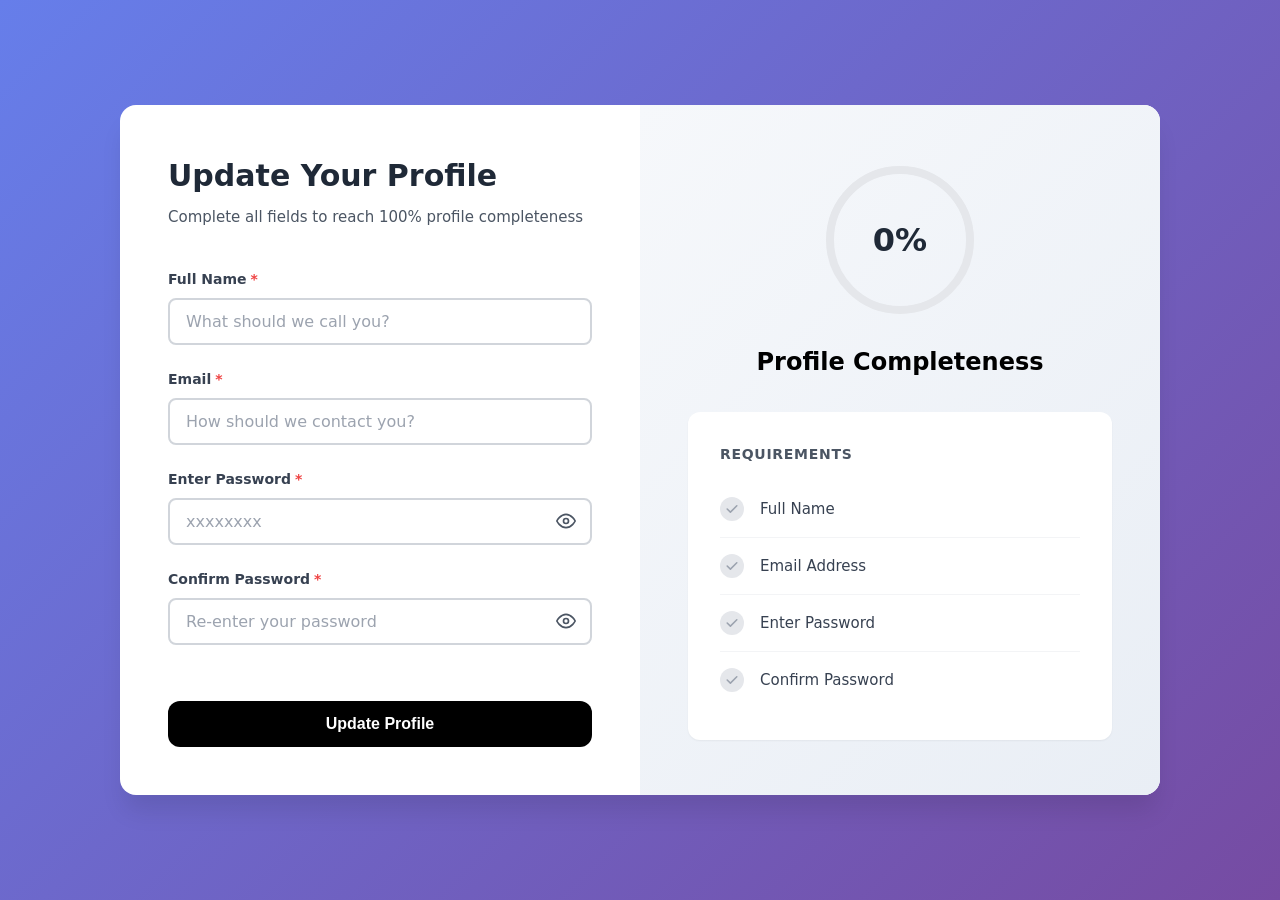
<file: accessible-form/index.html>
<!DOCTYPE html>
<html lang="en">
<head>
    <meta charset="UTF-8">
    <meta name="viewport" content="width=device-width, initial-scale=1.0">
    <title>Accessible Profile Form</title>
    <link rel="stylesheet" href="./styles.css">
</head>
<body>
    <main class="form-container">
        <div class="form-wrapper">
            <section class="form-section">
                <div class="form-header">
                    <h1 class="form-title">Update Your Profile</h1>
                    <p class="form-subtitle">Complete all fields to reach 100% profile completeness</p>
                </div>

                <form id="profileForm">
                    <!--Full Name-->
                    <div class="form-group">
                        <label for="fullName" class="form-label form-label--required">Full Name</label>
                        <div class="input-wrapper">
                            <input 
                                type="text"
                                id="fullName"
                                name="fullName"
                                class="form-input"
                                placeholder="What should we call you?"
                                aria-required="true"
                                aria-describedby="fullName-error"
                            >
                        </div>
                        <div id="fullName-error" class="error-message" role="alert" aria-live="polite">
                            <svg class="error-icon" viewBox="0 0 20 20" fill="currentColor">
                                <path fill-rule="evenodd" d="M10 18a8 8 0 100-16 8 8 0 000 16zM8.707 7.293a1 1 0 00-1.414 1.414L8.586 10l-1.293 1.293a1 1 0 101.414 1.414L10 11.414l1.293 1.293a1 1 0 001.414-1.414L11.414 10l1.293-1.293a1 1 0 00-1.414-1.414L10 8.586 8.707 7.293z" clip-rule="evenodd"/>
                            </svg>
                            <span>Please enter you full name</span>
                        </div>
                    </div>

                    <!--Email-->
                    <div class="form-group">
                        <label for="email" class="form-label form-label--required">Email</label>
                        <div class="input-wrapper">
                            <input 
                                type="email"
                                name="email" 
                                id="email"
                                class="form-input"
                                placeholder="How should we contact you?"
                                aria-required="true"
                                aria-describedby="email-error"
                            >
                        </div>
                        <div id="email-error" class="error-message" role="alert" aria-live="polite">
                            <svg class="error-icon" viewBox="0 0 20 20" fill="currentColor">
                                <path fill-rule="evenodd" d="M10 18a8 8 0 100-16 8 8 0 000 16zM8.707 7.293a1 1 0 00-1.414 1.414L8.586 10l-1.293 1.293a1 1 0 101.414 1.414L10 11.414l1.293 1.293a1 1 0 001.414-1.414L11.414 10l1.293-1.293a1 1 0 00-1.414-1.414L10 8.586 8.707 7.293z" clip-rule="evenodd"/>
                            </svg>
                            <span>Please enter a valid email address</span>
                        </div>
                    </div>

                    <!--Password-->
                    <div class="form-group">
                        <label for="password" class="form-label form-label--required">Enter Password</label>
                        <div class="password-wrapper">
                            <input 
                                type="password"
                                id="password"
                                name="password"
                                class="form-input"
                                placeholder="xxxxxxxx"
                                aria-required="true"
                                aria-describedby="password-error password-toggle"    
                            >
                            <button 
                                type="button"
                                id="password-toggle"
                                class="password-toggle"
                                aria-label="Show password"
                                data-target="password"
                            >
                                <svg class="eye-icon" xmlns="http://www.w3.org/2000/svg" viewBox="0 0 24 24" fill="none" stroke="currentColor" stroke-width="2">
                                    <path d="M1 12s4-8 11-8 11 8 11 8-4 8-11 8-11-8-11-8z"></path>
                                    <circle cx="12" cy="12" r="3"></circle>
                                </svg>
                            </button>
                        </div>
                        <div id="password-error" class="error-message" role="alert" aria-live="polite">
                            <svg class="error-icon" viewBox="0 0 20 20" fill="currentColor">
                                <path fill-rule="evenodd" d="M10 18a8 8 0 100-16 8 8 0 000 16zM8.707 7.293a1 1 0 00-1.414 1.414L8.586 10l-1.293 1.293a1 1 0 101.414 1.414L10 11.414l1.293 1.293a1 1 0 001.414-1.414L11.414 10l1.293-1.293a1 1 0 00-1.414-1.414L10 8.586 8.707 7.293z" clip-rule="evenodd"/>
                            </svg>
                            <span>Password must be at least 8 characters</span>
                        </div>
                    </div>

                    <!--Confirm Password-->
                    <div class="form-group">
                        <label for="confirmPassword" class="form-label form-label--required">Confirm Password</label>
                        <div class="password-wrapper">
                            <input 
                                type="password"
                                id="confirmPassword"
                                name="confirmPassword"
                                class="form-input"
                                placeholder="Re-enter your password"
                                aria-required="true"
                                aria-describedby="confirmPassword-error"
                            >
                            <button
                                type="button"
                                class="password-toggle"
                                aria-label="Show password"
                                data-target="confirmPassword"
                            >
                                <svg class="eye-icon" xmlns="http://www.w3.org/2000/svg" viewBox="0 0 24 24" fill="none" stroke="currentColor" stroke-width="2">
                                    <path d="M1 12s4-8 11-8 11 8 11 8-4 8-11 8-11-8-11-8z"></path>
                                    <circle cx="12" cy="12" r="3"></circle>
                                </svg>
                            </button>
                        </div>
                            <div id="confirmPassword-error" class="error-message" role="alert" aria-live="polite">
                                <svg class="error-icon" viewBox="0 0 20 20" fill="currentColor">
                                    <path fill-rule="evenodd" d="M10 18a8 8 0 100-16 8 8 0 000 16zM8.707 7.293a1 1 0 00-1.414 1.414L8.586 10l-1.293 1.293a1 1 0 101.414 1.414L10 11.414l1.293 1.293a1 1 0 001.414-1.414L11.414 10l1.293-1.293a1 1 0 00-1.414-1.414L10 8.586 8.707 7.293z" clip-rule="evenodd"/>
                                </svg>
                                <span>Passwords do not match</span>
                            </div>
                    </div>

                    <button type="submit" class="submit-button">Update Profile</button>
                </form>
            </section>

            <!--RIGHT SIDE: Progress-->
            <aside class="progress-section" aria-label="Profile completion status">
                <div class="progress-circle-wrapper">
                    <div class="progress-circle" role="img" aria-label="Profile completeness: 0%">
                        <svg width="160" height="160" viewBox="0 0 160 160">
                            <circle class="progress-circle-bg" cx="80" cy="80" r="70"></circle>
                            <circle 
                                class="progress-circle-fill" 
                                cx="80" 
                                cy="80" 
                                r="70"
                                stroke-dasharray="439.8"
                                stroke-dashoffset="439.8"
                                id="progressCircle"
                            ></circle>
                        </svg>
                        <div class="progress-text" id="progressText" aria-live="polite">0%</div>
                    </div>
                    <h2 class="progress-label">Profile Completeness</h2>
                </div>
                
                <!--Checklist-->
                <div class="checklist">
                    <h3 class="checklist-title">Requirements</h3>
                    <ul class="checklist-items" role="list">
                        <li class="checklist-item" id="check-fullName">
                            <div class="checklist-icon checklist-icon--incomplete">
                                <svg xmlns="http://www.w3.org/2000/svg" viewBox="0 0 20 20" fill="currentColor">
                                    <path fill-rule="evenodd" d="M16.707 5.293a1 1 0 010 1.414l-8 8a1 1 0 01-1.414 0l-4-4a1 1 0 011.414-1.414L8 12.586l7.293-7.293a1 1 0 011.414 0z" clip-rule="evenodd"/>
                                </svg>
                            </div>
                            <span class="checklist-text">Full Name</span>
                        </li>
                        <li class="checklist-item" id="check-email">
                            <div class="checklist-icon checklist-icon--incomplete">
                                <svg xmlns="http://www.w3.org/2000/svg" viewBox="0 0 20 20" fill="currentColor">
                                    <path fill-rule="evenodd" d="M16.707 5.293a1 1 0 010 1.414l-8 8a1 1 0 01-1.414 0l-4-4a1 1 0 011.414-1.414L8 12.586l7.293-7.293a1 1 0 011.414 0z" clip-rule="evenodd"/>
                                </svg>
                            </div>
                            <span class="checklist-text">Email Address</span>
                        </li>
                        <li class="checklist-item" id="check-password">
                            <div class="checklist-icon checklist-icon--incomplete">
                                <svg xmlns="http://www.w3.org/2000/svg" viewBox="0 0 20 20" fill="currentColor">
                                    <path fill-rule="evenodd" d="M16.707 5.293a1 1 0 010 1.414l-8 8a1 1 0 01-1.414 0l-4-4a1 1 0 011.414-1.414L8 12.586l7.293-7.293a1 1 0 011.414 0z" clip-rule="evenodd"/>
                                </svg>
                            </div>
                            <span class="checklist-text">Enter Password</span>
                        </li>
                        <li class="checklist-item" id="check-confirmPassword">
                            <div class="checklist-icon checklist-icon--incomplete">
                                <svg xmlns="http://www.w3.org/2000/svg" viewBox="0 0 20 20" fill="currentColor">
                                    <path fill-rule="evenodd" d="M16.707 5.293a1 1 0 010 1.414l-8 8a1 1 0 01-1.414 0l-4-4a1 1 0 011.414-1.414L8 12.586l7.293-7.293a1 1 0 011.414 0z" clip-rule="evenodd"/>
                                </svg>
                            </div>
                            <span class="checklist-text">Confirm Password</span>
                        </li>
                    </ul>
                </div>
            </aside>
        </div>
    </main>
    <script src="./script.js"></script>
</body>
</html>
</file>
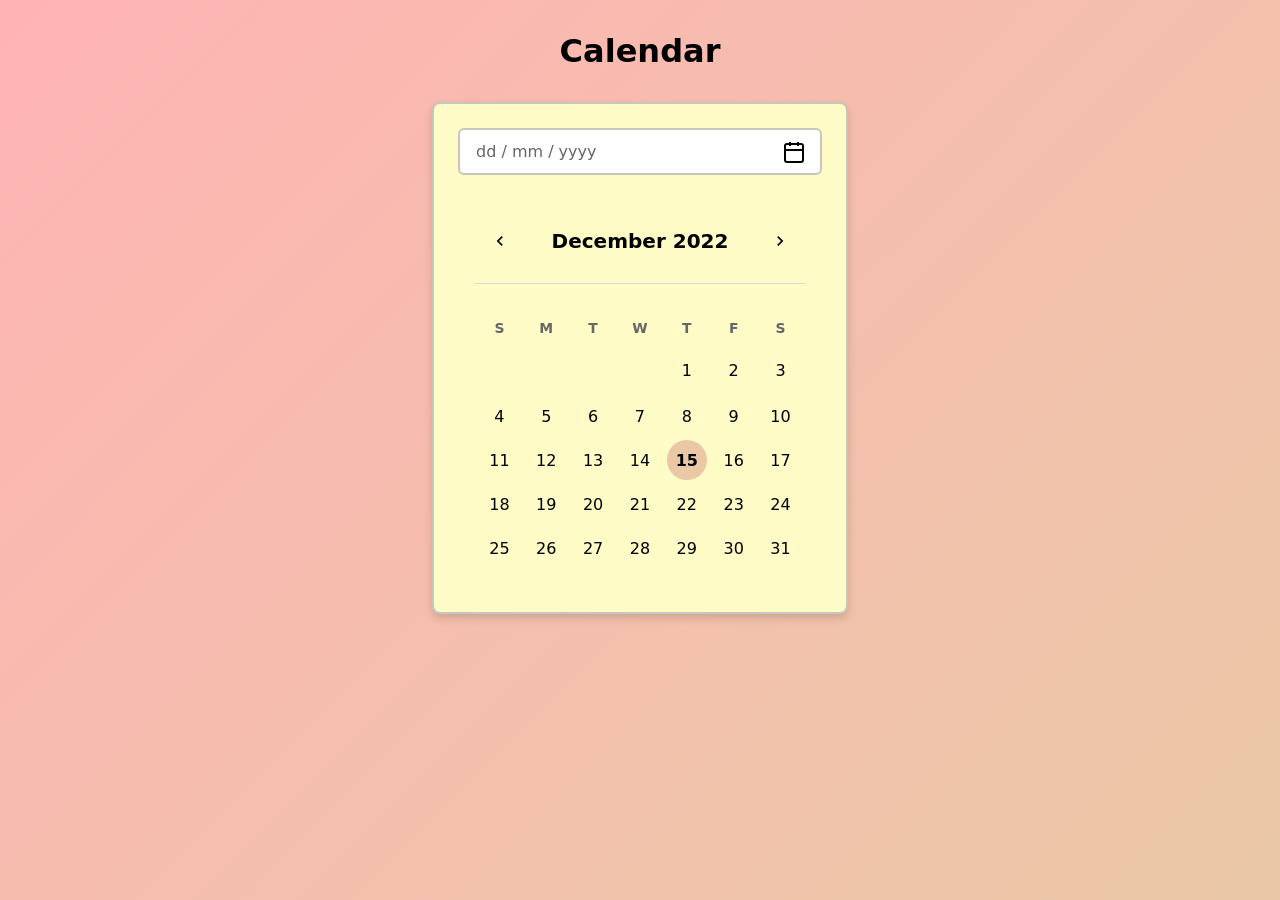
<file: calendar/index.html>
<!DOCTYPE html>
<html lang="en">
<head>
    <meta charset="UTF-8">
    <meta name="viewport" content="width=device-width, initial-scale=1.0">
    <title>Calendar</title>
    <link rel="stylesheet" href="./styles.css">
</head>
<body>
    <header class="page-header">
        <h1 class="page-title">Calendar</h1>
    </header>
    <main class="calendar-container">
        <div class="date-input-wrapper">
            <label for="date-input" class="visually-hidden">Select date</label>
            <input type="text"
            id="date-input"
            class="date-input"
            placeholder="dd / mm / yyyy"
            readonly
            aria-label="Selected date"
            >
            <button type="button" class="calendar-icon-btn">
                <svg class="calendar-icon" viewBox="0 0 24 24" fill="none" stroke="currentColor" stroke-width="2">
                    <rect x="3" y="4" width="18" height="18" rx="2" ry="2"></rect>
                    <line x1="16" y1="2" x2="16" y2="6"></line>
                    <line x1="8" y1="2" x2="8" y2="6"></line>
                    <line x1="3" y1="10" x2="21" y2="10"></line>
                </svg>
            </button>
        </div>

        <div class="calendar-picker" role="application" aria-label="Calendar date picker">
            <div class="calendar-header">
                <button type="button" class="nav-btn nav-btn--prev" aria-label="Previous month">
                    <svg class="nav-icon" viewBox="0 0 24 24" fill="currentColor">
                        <path d="M15.41 7.41L14 6l-6 6 6 6 1.41-1.41L10.83 12z"/>
                    </svg>
                </button>
                <h2 class="current-month">December 2022</h2>
                <button type="button" class="nav-btn nav-btn--next" aria-label="Next month">
                    <svg class="nav-icon" viewBox="0 0 24 24" fill="currentColor">
                        <path d="M10 6L8.59 7.41 13.17 12l-4.58 4.59L10 18l6-6z"/>
                    </svg>
                </button>
            </div>
            <table class="calendar-table" role="grid">
                <thead>
                    <tr>
                        <th scope="col" abbr="Sunday">S</th>
                        <th scope="col" abbr="Monday">M</th>
                        <th scope="col" abbr="Tuesday">T</th>
                        <th scope="col" abbr="Wednesday">W</th>
                        <th scope="col" abbr="Thursday">T</th>
                        <th scope="col" abbr="Friday">F</th>
                        <th scope="col" abbr="Saturday">S</th>
                    </tr>
                </thead>
                <tbody>
                    <tr>
                        <td><button class="day-cell day-cell--empty" disabled aria-hidden="true"></button></td>
                        <td><button class="day-cell day-cell--empty" disabled aria-hidden="true"></button></td>
                        <td><button class="day-cell day-cell--empty" disabled aria-hidden="true"></button></td>
                        <td><button class="day-cell day-cell--empty" disabled aria-hidden="true"></button></td>
                        <td><button type="button" class="day-cell" aria-label="December 1, 2022">1</button></td>
                        <td><button type="button" class="day-cell" aria-label="December 2, 2022">2</button></td>
                        <td><button type="button" class="day-cell" aria-label="December 3, 2022">3</button></td>
                    </tr>
                    <tr>
                        <td><button type="button" class="day-cell" aria-label="December 4, 2022">4</button></td>
                        <td><button type="button" class="day-cell" aria-label="December 5, 2022">5</button></td>
                        <td><button type="button" class="day-cell" aria-label="December 6, 2022">6</button></td>
                        <td><button type="button" class="day-cell" aria-label="December 7, 2022">7</button></td>
                        <td><button type="button" class="day-cell" aria-label="December 8, 2022">8</button></td>
                        <td><button type="button" class="day-cell" aria-label="December 9, 2022">9</button></td>
                        <td><button type="button" class="day-cell" aria-label="December 10, 2022">10</button></td>
                    </tr>
                    <tr>
                        <td><button type="button" class="day-cell" aria-label="December 11, 2022">11</button></td>
                        <td><button type="button" class="day-cell" aria-label="December 12, 2022">12</button></td>
                        <td><button type="button" class="day-cell" aria-label="December 13, 2022">13</button></td>
                        <td><button type="button" class="day-cell" aria-label="December 14, 2022">14</button></td>
                        <td><button type="button" class="day-cell day-cell--today" aria-label="December 15, 2022 (Today)">15</button></td>
                        <td><button type="button" class="day-cell" aria-label="December 16, 2022">16</button></td>
                        <td><button type="button" class="day-cell" aria-label="December 17, 2022">17</button></td>
                    </tr>
                    <tr>
                        <td><button type="button" class="day-cell" aria-label="December 18, 2022">18</button></td>
                        <td><button type="button" class="day-cell" aria-label="December 19, 2022">19</button></td>
                        <td><button type="button" class="day-cell" aria-label="December 20, 2022">20</button></td>
                        <td><button type="button" class="day-cell" aria-label="December 21, 2022">21</button></td>
                        <td><button type="button" class="day-cell" aria-label="December 22, 2022">22</button></td>
                        <td><button type="button" class="day-cell" aria-label="December 23, 2022">23</button></td>
                        <td><button type="button" class="day-cell" aria-label="December 24, 2022">24</button></td>
                    </tr>
                    <tr>
                        <td><button type="button" class="day-cell" aria-label="December 25, 2022">25</button></td>
                        <td><button type="button" class="day-cell" aria-label="December 26, 2022">26</button></td>
                        <td><button type="button" class="day-cell" aria-label="December 27, 2022">27</button></td>
                        <td><button type="button" class="day-cell" aria-label="December 28, 2022">28</button></td>
                        <td><button type="button" class="day-cell" aria-label="December 29, 2022">29</button></td>
                        <td><button type="button" class="day-cell" aria-label="December 30, 2022">30</button></td>
                        <td><button type="button" class="day-cell" aria-label="December 31, 2022">31</button></td>
                    </tr>
                </tbody>
            </table>
        </div>
    </main>
</body>
</html>
</file>
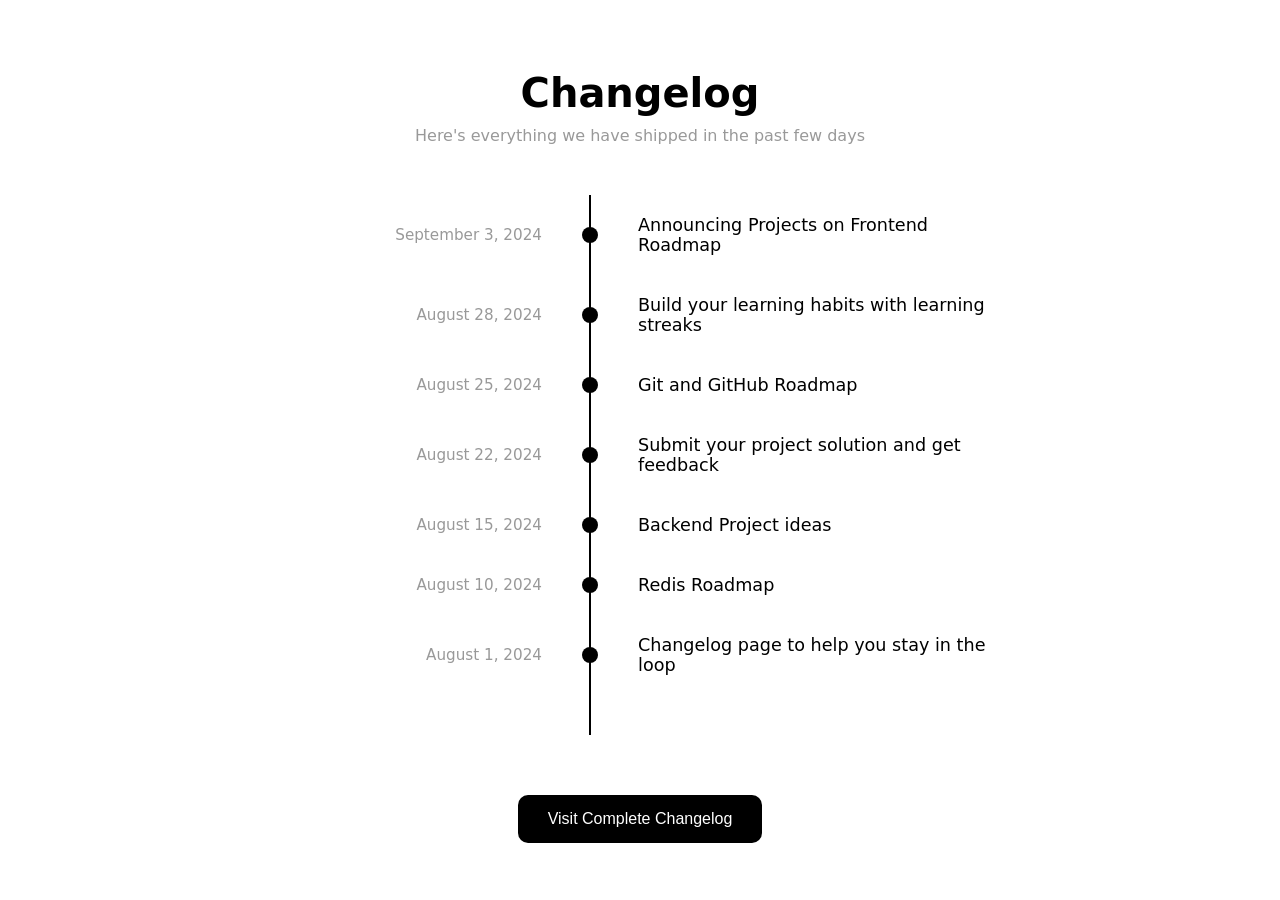
<file: changelog-component/index.html>
<!DOCTYPE html>
<html lang="en">
<head>
    <meta charset="UTF-8">
    <meta name="viewport" content="width=device-width, initial-scale=1.0">
    <title>Changelog Component</title>
    <link rel="stylesheet" href="styles.css">
</head>
<body>
    <header>
        <h1>Changelog</h1>
        <p>Here's everything we have shipped in the past few days</p>
    </header>

    <main>
        <ul class="timeline">
            <li class="timeline-item">
                <time class="date"></time>
                <div class="dot"></div>
                <p class="content"></p>
            </li>
            <li class="timeline-item">
                <time datetime="2024-09-03" class="date">September 3, 2024</time>
                <div class="dot"></div>
                <p class="content">Announcing Projects on Frontend Roadmap</p>
            </li>
            <li class="timeline-item">
                <time datetime="2024-08-28" class="date">August 28, 2024</time>
                <div class="dot"></div>
                <p class="content">Build your learning habits with learning streaks</p>
            </li>
            <li class="timeline-item">
                <time datetime="2024-08-25" class="date">August 25, 2024</time>
                <div class="dot"></div>
                <p class="content">Git and GitHub Roadmap</p>
            </li>
            <li class="timeline-item">
                <time datetime="2024-08-22" class="date">August 22, 2024</time>
                <div class="dot"></div>
                <p class="content">Submit your project solution and get feedback</p>
            </li>
            <li class="timeline-item">
                <time datetime="2024-08-15" class="date">August 15, 2024</time>
                <div class="dot"></div>
                <p class="content">Backend Project ideas</p>
            </li>
            <li class="timeline-item">
                <time datetime="2024-08-10" class="date">August 10, 2024</time>
                <div class="dot"></div>
                <p class="content">Redis Roadmap</p>
            </li>
            <li class="timeline-item">
                <time datetime="2024-08-01" class="date">August 1, 2024</time>
                <div class="dot"></div>
                <p class="content">Changelog page to help you stay in the loop</p>
            </li>
            <li class="timeline-item">
                <time class="date"></time>
                <div class="dot"></div>
                <p class="content"></p>
            </li>
        </ul>
        <section aria-labelledby="button">
            <button>
                Visit Complete Changelog
            </button>
        </section>
    </main>
</body>
</html>
</file>
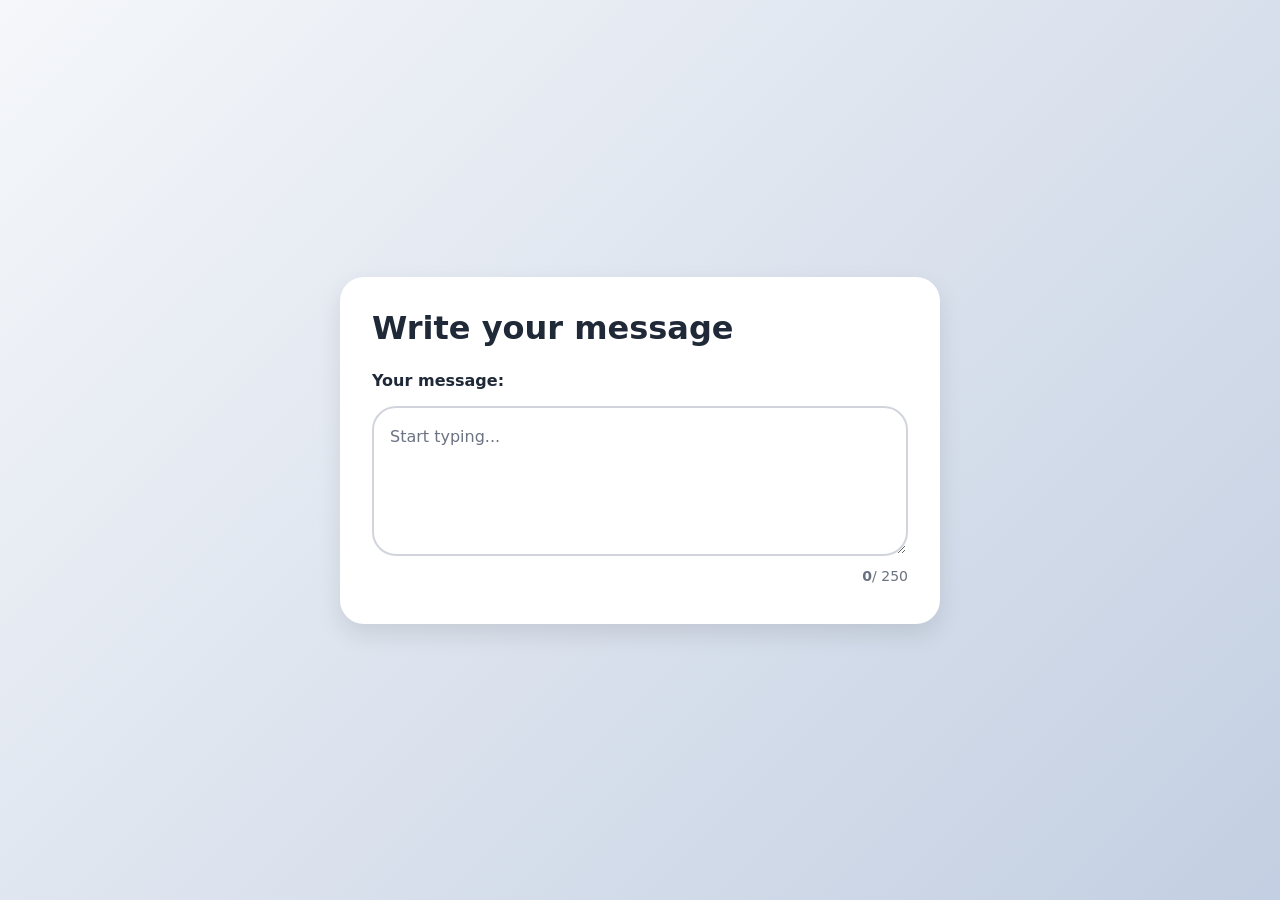
<file: Character-counter/index.html>
<!DOCTYPE html>
<html lang="en">
<head>
    <meta charset="UTF-8">
    <meta name="viewport" content="width=device-width, initial-scale=1.0">
    <title>Reviews</title>
    <link rel="stylesheet" href="./styles.css">
</head>
<body>
    <div class="container">
        <h1 class="page-title">Write your message</h1>

        <div class="form-group">
            <label for="message" class="form-label">Your message:</label>
            <div class="textarea-wrapper">
                <textarea 
                    id="message"
                    class="form-textarea"
                    placeholder="Start typing..."
                    maxlength="250"
                    aria-label="Message textarea"
                    aria-describedby="char-counter help-text"
                    ></textarea>
            </div>
            <div id="char-counter" class="char-counter" aria-live="polite">
                <span class="char-count" id="charCount">0</span>
                <span> / 250</span>
            </div>
            <p id="help-text" class="help-text"></p>
        </div>
    </div>
    <script src="./script.js"></script>
</body>
</html>
</file>
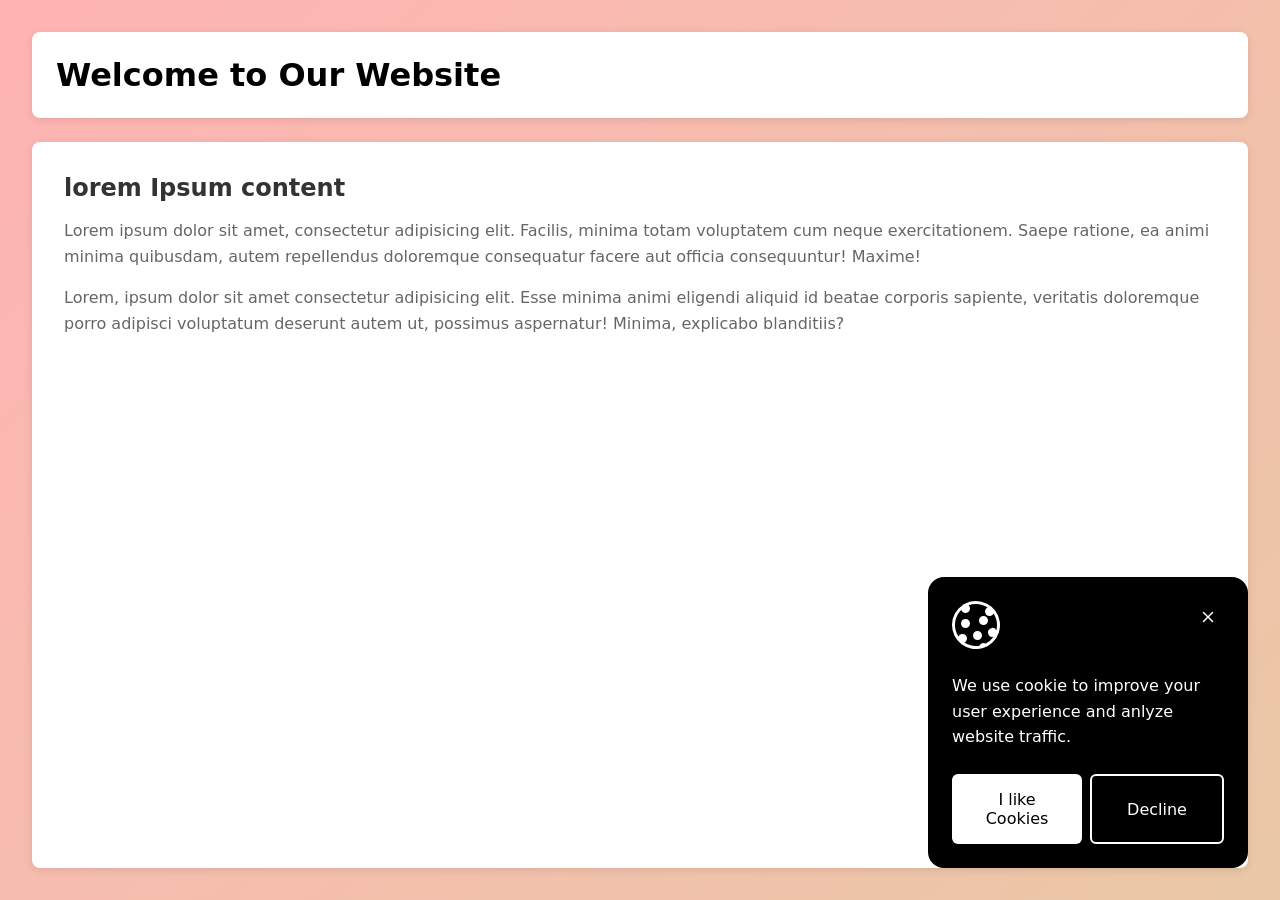
<file: cookie-consent/index.html>
<!DOCTYPE html>
<html lang="en">
<head>
    <meta charset="UTF-8">
    <meta name="viewport" content="width=device-width, initial-scale=1.0">
    <title>Cookie Consent</title>
    <link rel="stylesheet" href="./styles.css">
</head>
<body>
    <div class="demo-header">
        <h1>Welcome to Our Website</h1>
    </div>

    <div class="demo-content">
        <div class="demo-text">
            <h2 style="margin-bottom: 1rem; color: #333;">lorem Ipsum content</h2>
            <p style="color: #666; line-height: 1.6; margin-bottom: 1rem;">Lorem ipsum dolor sit amet, consectetur adipisicing elit. Facilis, minima totam voluptatem cum neque exercitationem. Saepe ratione, ea animi minima quibusdam, autem repellendus doloremque consequatur facere aut officia consequuntur! Maxime!</p>
            <p style="color: #666; line-height: 1.6;">Lorem, ipsum dolor sit amet consectetur adipisicing elit. Esse minima animi eligendi aliquid id beatae corporis sapiente, veritatis doloremque porro adipisci voluptatum deserunt autem ut, possimus aspernatur! Minima, explicabo blanditiis?</p>
        </div>
    </div>

    <aside class="cookie-consent" id="cookieConsent" role="dialog" aria-label="cookie consent">
        <div class="cookie-consent__header">
            <svg class="cookie-consent__icon" xmlns="http://www.w3.org/2000/svg" fill="currentColor" viewBox="0 0 16 16">
                <path d="M6 7.5a1.5 1.5 0 1 1-3 0 1.5 1.5 0 0 1 3 0m4.5.5a1.5 1.5 0 1 0 0-3 1.5 1.5 0 0 0 0 3m-.5 3.5a1.5 1.5 0 1 1-3 0 1.5 1.5 0 0 1 3 0"/>
                <path d="M8 0a7.96 7.96 0 0 0-4.075 1.114q-.245.102-.437.28A8 8 0 1 0 8 0m3.25 14.201a1.5 1.5 0 0 0-2.13.71A7 7 0 0 1 8 15a6.97 6.97 0 0 1-3.845-1.15 1.5 1.5 0 1 0-2.005-2.005A6.97 6.97 0 0 1 1 8c0-1.953.8-3.719 2.09-4.989a1.5 1.5 0 1 0 2.469-1.574A7 7 0 0 1 8 1c1.42 0 2.742.423 3.845 1.15a1.5 1.5 0 1 0 2.005 2.005A6.97 6.97 0 0 1 15 8c0 .596-.074 1.174-.214 1.727a1.5 1.5 0 1 0-1.025 2.25 7 7 0 0 1-2.51 2.224Z"/>
            </svg>

            <button class="cookie-consent__close" id="closeBtn" aria-label="Close cookie consent">
                <svg xmlns="http://www.w3.org/2000/svg" fill="currentColor" viewBox="0 0 16 16">
                    <path d="M4.646 4.646a.5.5 0 0 1 .708 0L8 7.293l2.646-2.647a.5.5 0 0 1 .708.708L8.707 8l2.647 2.646a.5.5 0 0 1-.708.708L8 8.707l-2.646 2.647a.5.5 0 0 1-.708-.708L7.293 8 4.646 5.354a.5.5 0 0 1 0-.708"/>
                </svg>
            </button>
        </div>

        <div class="cookie-consent__content">
            <p class="cookie-consent__message">
                We use cookie to improve your user experience and anlyze website traffic.
            </p>
        </div>

        <div class="cookie-consent__actions">
            <button class="cookie-consent__button cookie-consent__button--primary" id="acceptBtn">
                I like Cookies
            </button>
            <button class="cookie-consent__button cookie-consent__button--secondary" id="declineBtn">
                Decline
            </button>
        </div>
    </aside>
    <script src="./script.js"></script>
</body>
</html>
</file>
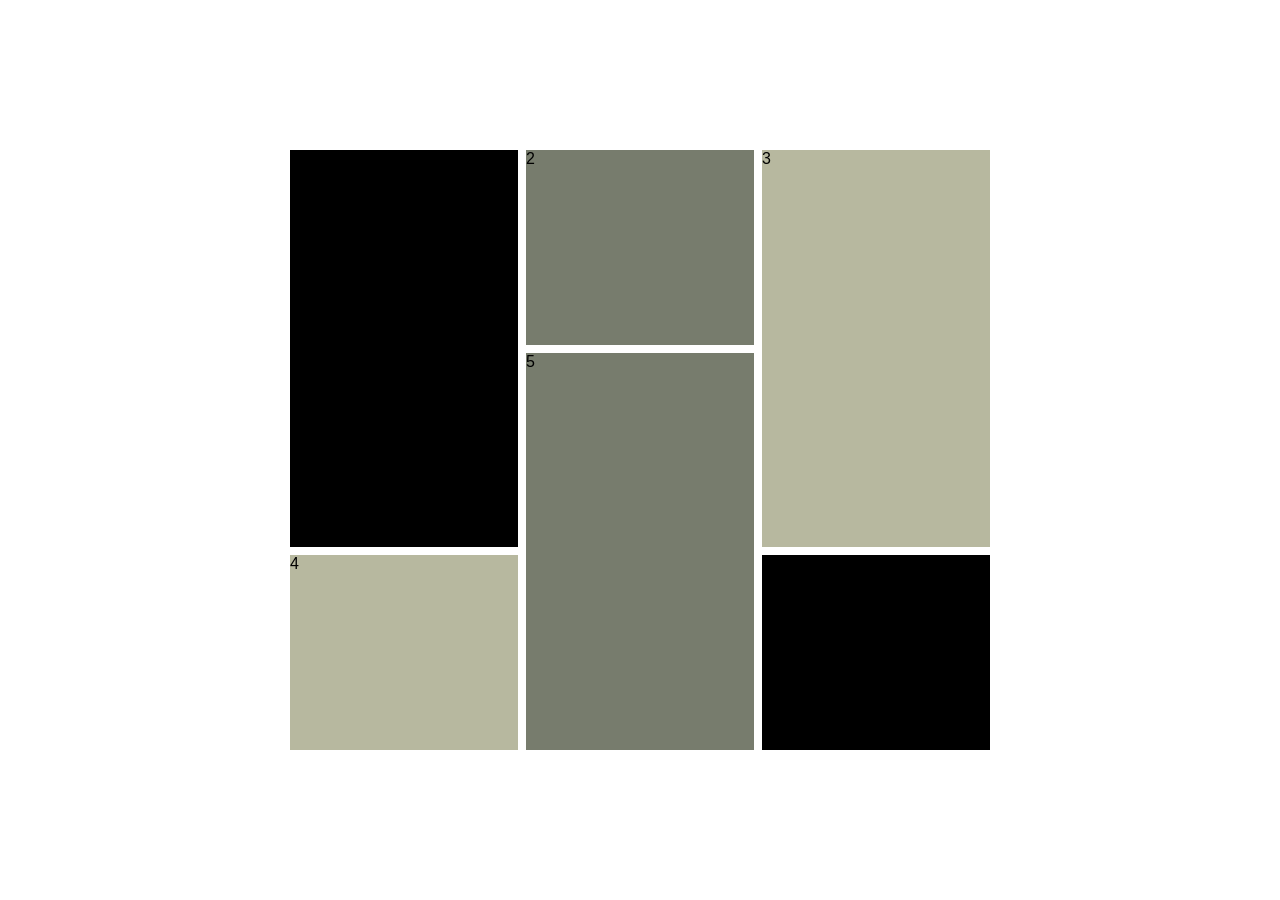
<file: grid-layout/index.html>
<!DOCTYPE html>
<html lang="en">
<head>
    <meta charset="UTF-8">
    <title>Grid Images</title>
    <link rel="stylesheet" href="./styles.css">
</head>
<body>
    <div class="grid-container">
        <div class="grid-item-1">1</div>
        <div class="grid-item-2">2</div>
        <div class="grid-item-3">3</div>
        <div class="grid-item-4">4</div>
        <div class="grid-item-5">5</div>
        <div class="grid-item-6">6</div>
    </div>
</body>
</html>
</file>
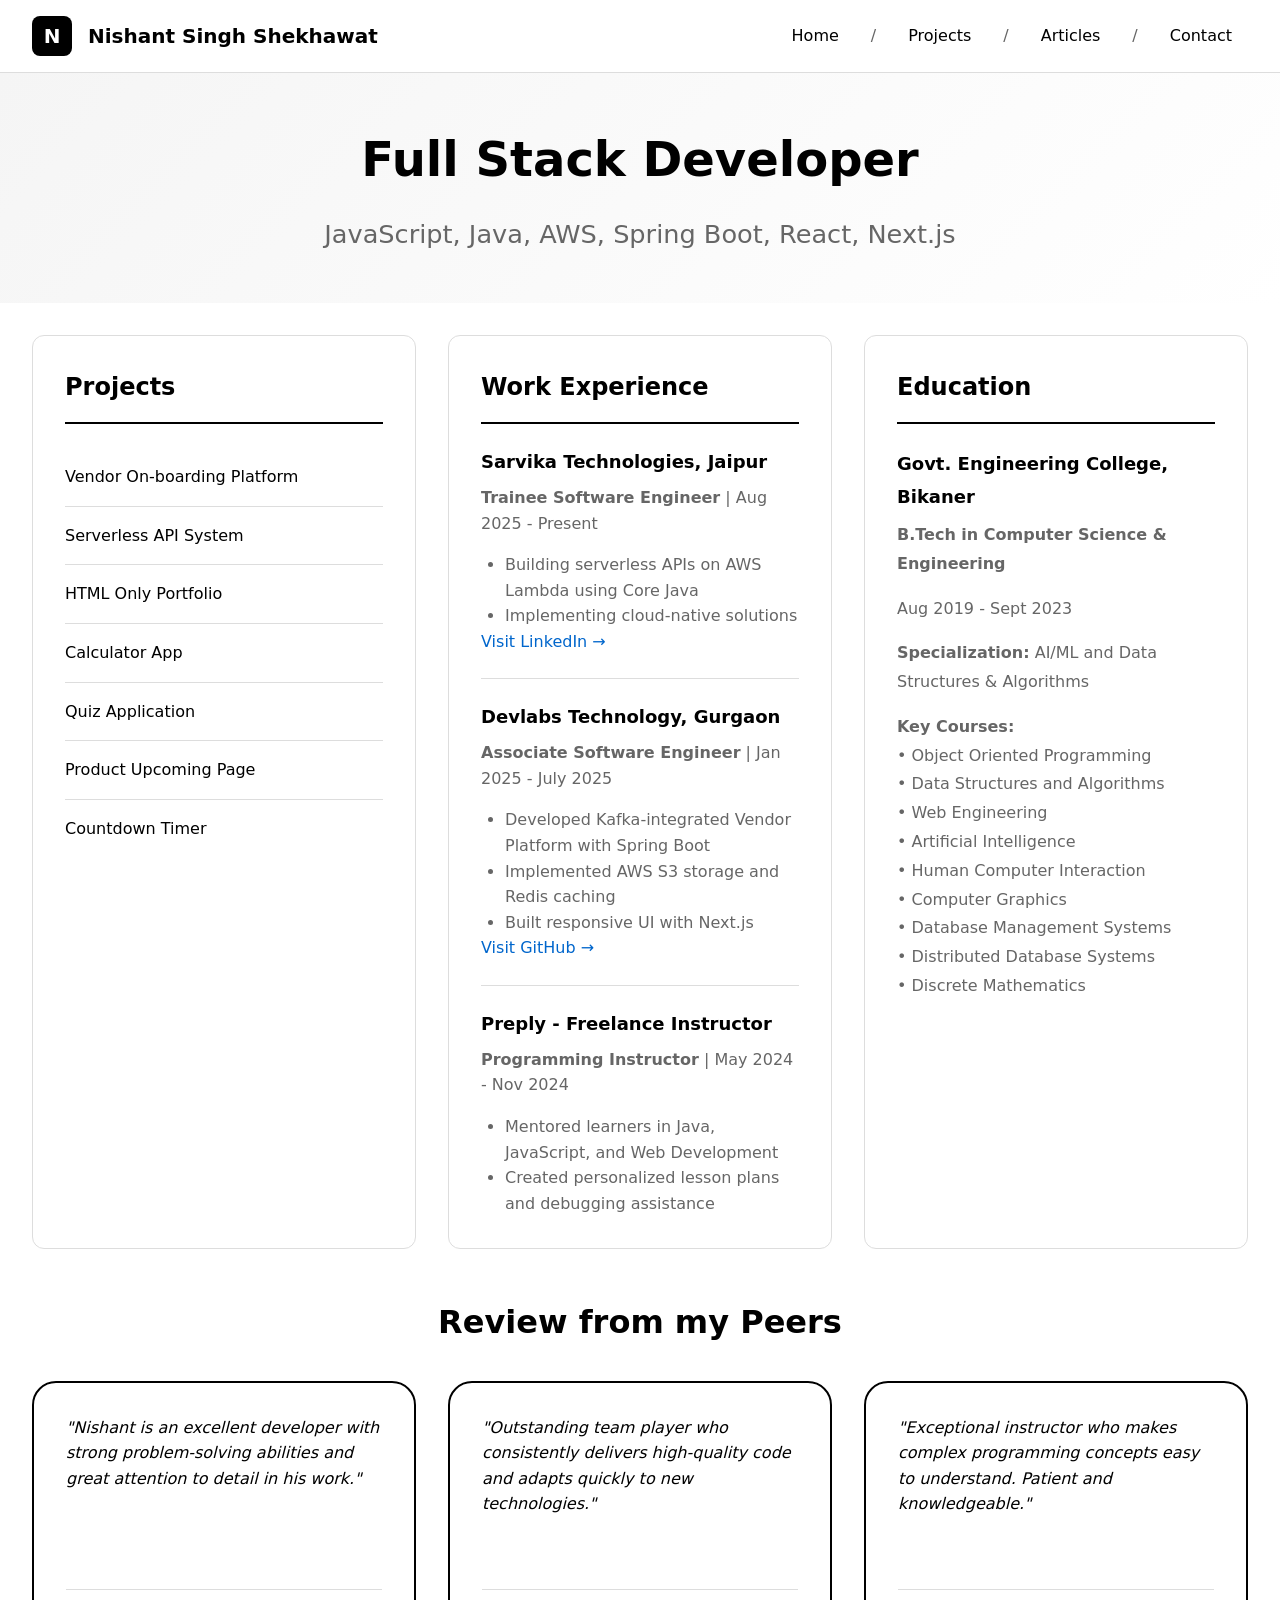
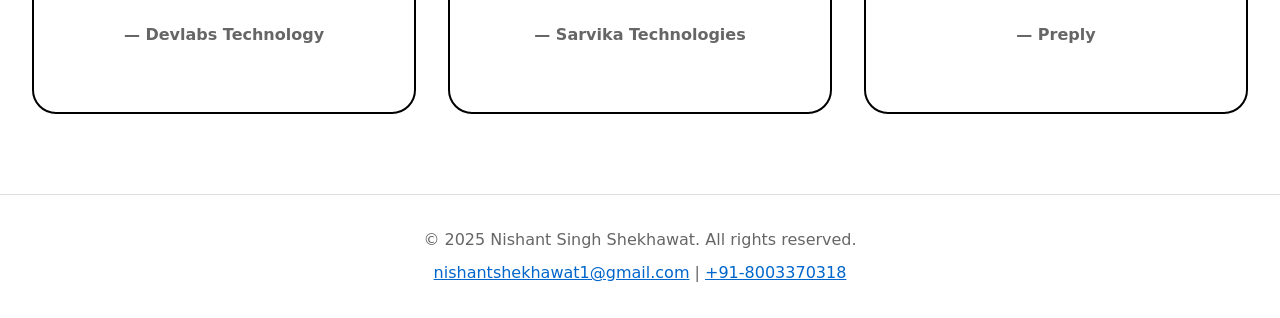
<file: interactive-portfolio/index.html>
<!DOCTYPE html>
<html lang="en">
<head>
    <meta charset="UTF-8">
    <meta name="viewport" content="width=device-width, initial-scale=1.0">
    <meta name="description" content="Portfolio of Nishant Singh Shekhawat - Full-Stack Developer specializing in Java, AWS, and modern web technologies">
    <meta name="keywords" content="Full-Stack Developer, Java, AWS, React, Spring Boot, Portfolio">
    <meta name="author" content="Nishant Singh Shekhawat">
    <title>Nishant Singh Shekhawat - Full-Stack Developer</title>
    <link rel="stylesheet" href="styles.css">
</head>
<body>
    <nav class="navbar">
        <div class="logo">
            <div class="logo-icon">N</div>
            <span>Nishant Singh Shekhawat</span>
        </div>
        <ul class="nav-list">
            <li><a href="#home">Home</a></li>
            <li class="nav-divider">/</li>
            <li><a href="#projects">Projects</a></li>
            <li class="nav-divider">/</li>
            <li><a href="#articles">Articles</a></li>
            <li class="nav-divider">/</li>
            <li><a href="#contact">Contact</a></li>
        </ul>
    </nav>
    
    <header class="hero" id="home">
        <h1>Full Stack Developer</h1>
        <p>JavaScript, Java, AWS, Spring Boot, React, Next.js</p>
    </header>

    <main>
        <div class="content-grid">
            <!-- Projects Section -->
            <section class="card" id="projects">
                <h2>Projects</h2>
                <ul class="projects-list">
                    <li>Vendor On-boarding Platform</li>
                    <li>Serverless API System</li>
                    <li>HTML Only Portfolio</li>
                    <li>Calculator App</li>
                    <li>Quiz Application</li>
                    <li>Product Upcoming Page</li>
                    <li>Countdown Timer</li>
                </ul>
            </section>
            <!-- Work Experience Section -->
            <section class="card" id="experience">
                <h2>Work Experience</h2>
                <article class="experience-item">
                    <h3>Sarvika Technologies, Jaipur</h3>
                    <p><strong>Trainee Software Engineer</strong> | Aug 2025 - Present</p>
                    <ul>
                        <li>Building serverless APIs on AWS Lambda using Core Java</li>
                        <li>Implementing cloud-native solutions</li>
                    </ul>
                    <a href="https://www.linkedin.com/in/nshekhawat/" target="_blank" rel="noopener noreferrer">Visit LinkedIn →</a>
                </article>
            
                <article class="experience-item">
                    <h3>Devlabs Technology, Gurgaon</h3>
                    <p><strong>Associate Software Engineer</strong> | Jan 2025 - July 2025</p>
                    <ul>
                        <li>Developed Kafka-integrated Vendor Platform with Spring Boot</li>
                        <li>Implemented AWS S3 storage and Redis caching</li>
                        <li>Built responsive UI with Next.js</li>
                    </ul>
                    <a href="https://github.com/vasu101" target="_blank" rel="noopener noreferrer">Visit GitHub →</a>
                </article>

                <article class="experience-item">
                    <h3>Preply - Freelance Instructor</h3>
                    <p><strong>Programming Instructor</strong> | May 2024 - Nov 2024</p>
                    <ul>
                        <li>Mentored learners in Java, JavaScript, and Web Development</li>
                        <li>Created personalized lesson plans and debugging assistance</li>
                    </ul>
                </article>
            </section>

            <!-- Education Section -->
            <section class="card" id="education">
                <h2>Education</h2>
                <article class="education-details">
                    <h3>Govt. Engineering College, Bikaner</h3>
                    <p><strong>B.Tech in Computer Science & Engineering</strong></p>
                    <p><time datetime="2019-08">Aug 2019</time> - <time datetime="2023-09">Sept 2023</time></p>
                    
                    <p style="margin-top: 1rem;"><strong>Specialization:</strong> AI/ML and Data Structures & Algorithms</p>
                    
                    <div class="courses-list">
                        <strong>Key Courses:</strong><br>
                        • Object Oriented Programming<br>
                        • Data Structures and Algorithms<br>
                        • Web Engineering<br>
                        • Artificial Intelligence<br>
                        • Human Computer Interaction<br>
                        • Computer Graphics<br>
                        • Database Management Systems<br>
                        • Distributed Database Systems<br>
                        • Discrete Mathematics
                    </div>
                </article>
            </section>
        </div>
        <!-- Reviews Section -->
        <section class="reviews-section">
            <h2>Review from my Peers</h2>
            <div class="reviews-grid">
                <article class="review-card">
                    <blockquote>
                        <p>"Nishant is an excellent developer with strong problem-solving abilities and great attention to detail in his work."</p>
                    </blockquote>
                    <footer>
                        <cite>— Devlabs Technology</cite>
                    </footer>
                </article>

                <article class="review-card">
                    <blockquote>
                        <p>"Outstanding team player who consistently delivers high-quality code and adapts quickly to new technologies."</p>
                    </blockquote>
                    <footer>
                        <cite>— Sarvika Technologies</cite>
                    </footer>
                </article>

                <article class="review-card">
                    <blockquote>
                        <p>"Exceptional instructor who makes complex programming concepts easy to understand. Patient and knowledgeable."</p>
                    </blockquote>
                    <footer>
                        <cite>— Preply</cite>
                    </footer>
                </article>
            </div>
        </section>
    </main>
    <footer id="contact">
        <p>&copy; <time datetime="2025">2025</time> Nishant Singh Shekhawat. All rights reserved.</p>
        <p style="margin-top: 0.5rem;">
            <a href="mailto:nishantshekhawat1@gmail.com" style="color: #0066cc;">nishantshekhawat1@gmail.com</a> | 
            <a href="tel:+918003370318" style="color: #0066cc;">+91-8003370318</a>
        </p>
    </footer>
</body>
</html>
</file>
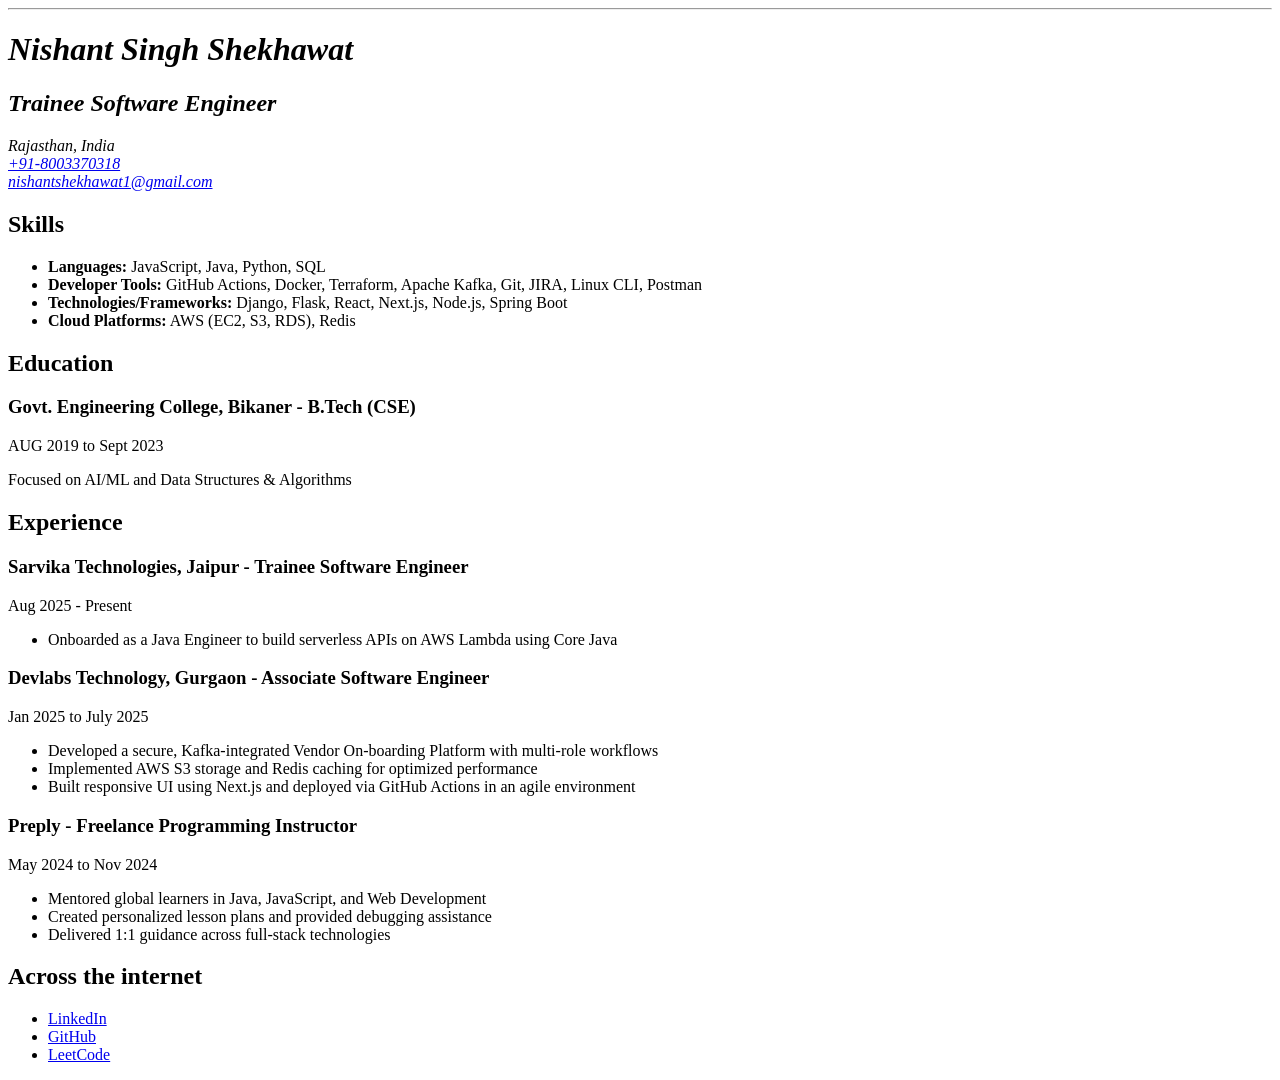
<file: portfolio/index.html>
<!DOCTYPE html>
<html lang="en">
<head>
    <meta charset="UTF-8">
    <meta name="viewport" content="width=device-width, initial-scale=1.0">

    <!-- SEO Meta tags -->
    <meta name="description" content="CV of Nishant Singh Shekhawat - Trainee Software Engineer specializing in Java, AWS, and web development">
    <meta name="keywords" content="Software Engineer, Java, AWS, React, Spring Boot, HTML, CSS, JavaScript">
    <meta name="author" content="Nishant Singh Shekhawat">

    <!-- Open Graph Tags -->
     <meta property="og:title" content="Nishant Singh Shekhawat - CV">
     <meta property="og:description" content="Trainee Software Engineer with experience in Java, AWS, and modern web development">
     <meta property="og:type" content="website">
     <meta property="og:url" content="https://www.linkedin.com/in/nshekhawat/">
     <meta property="og:image" content="#">
    <title>Nishant Singh Shekhawat - CV</title>
    <link rel="icon" href="./favicon.png" type="image/png">
</head>
<body>
    <header>
        <hr>
        <address>
            <h1>Nishant Singh Shekhawat</h1>
            <h2><strong>Trainee Software Engineer</strong></h2>
            <p>
                Rajasthan, India<br>
                <a href="tel:+918003370318">+91-8003370318</a><br>
                <a href="mailto:nishantshekhawat1@gmail.com">nishantshekhawat1@gmail.com</a>
            </p>    
        </address>
    </header>
    <main>
        <section aria-labelledby="skills-heading">
            <h2>Skills</h2>
            <ul>
                <li><strong>Languages:</strong> JavaScript, Java, Python, SQL</li>
                <li><strong>Developer Tools:</strong> GitHub Actions, Docker, Terraform, Apache Kafka, Git, JIRA, Linux CLI, Postman</li>
                <li><strong>Technologies/Frameworks:</strong> Django, Flask, React, Next.js, Node.js, Spring Boot</li>
                <li><strong>Cloud Platforms:</strong> AWS (EC2, S3, RDS), Redis</li>
            </ul>
        </section>

        <section aria-labelledby="education-heading">
            <h2>Education</h2>
            <article>
                <h3>Govt. Engineering College, Bikaner - B.Tech (CSE)</h3> 
                <p>
                    <time datetime="2019-08"> AUG 2019</time> to
                    <time datetime="2023-09">Sept 2023</time>
                </p>
                <p>Focused on AI/ML and Data Structures & Algorithms</p>
            </article>
        </section>

        <section aria-labelledby="experience-heading">
            <h2>Experience</h2>
            <article>
                <h3>Sarvika Technologies, Jaipur - Trainee Software Engineer</h3>
                <p><time datetime="2025-08">Aug 2025</time> - Present</p>
                 <ul>
                    <li>Onboarded as a Java Engineer to build serverless APIs on AWS Lambda using Core Java</li>
                </ul>
            </article>

            <article>
                <h3>Devlabs Technology, Gurgaon - Associate Software Engineer</h3>
                <p>
                    <time datetime="2025-01">Jan 2025</time> to
                    <time datetime="2025-07">July 2025</time>
                </p>
                <ul>
                    <li>Developed a secure, Kafka-integrated Vendor On-boarding Platform with multi-role workflows</li>
                    <li>Implemented AWS S3 storage and Redis caching for optimized performance</li>
                    <li>Built responsive UI using Next.js and deployed via GitHub Actions in an agile environment</li>
                </ul>
            </article>
            
            <article>
                <h3>Preply - Freelance Programming Instructor</h3>
                <p>
                    <time datetime="2024-05">May 2024</time> to
                    <time datetime="2024-11">Nov 2024</time>
                </p>
                <ul>
                    <li>Mentored global learners in Java, JavaScript, and Web Development</li>
                    <li>Created personalized lesson plans and provided debugging assistance</li>
                    <li>Delivered 1:1 guidance across full-stack technologies</li>
                </ul>
            </article>
        </section>
    </main>
    <footer>
        <h2>Across the internet</h2>
        <nav aria-labelledby="Social media links">
            <ul>
                <li><a href="https://www.linkedin.com/in/nshekhawat/" target="_blank" rel="noopener noreferrer">LinkedIn</a></li>
                <li><a href="https://github.com/vasu101" target="_blank" rel="noopener noreferrer">GitHub</a></li>
                <li><a href="https://leetcode.com/u/nishantshekhawat1/" target="_blank" rel="noopener noreferrer">LeetCode</a></li>
            </ul>
        </nav>
    </footer>
</body>
</html>
</file>
<file: accessible-form/styles.css>
:root {
    --color-primary: #2563eb;
    --color-primary-dark: #1e40af;
    --color-success: #10b981;
    --color-error: #ef4444;
    --color-white: #ffffff;
    --color-black: #000000;
    --color-gray-50: #f9fafb;
    --color-gray-100: #f3f4f6;
    --color-gray-200: #e5e7eb;
    --color-gray-300: #d1d5db;
    --color-gray-400: #9ca3af;
    --color-gray-600: #4b5563;
    --color-gray-700: #374151;
    --color-gray-800: #1f2937;
    
    --spacing-xs: 0.25rem;
    --spacing-sm: 0.5rem;
    --spacing-md: 1rem;
    --spacing-lg: 1.5rem;
    --spacing-xl: 2rem;
    --spacing-2xl: 2.5rem;
    --spacing-3xl: 3rem;
    
    --border-radius-sm: 0.375rem;
    --border-radius-md: 0.5rem;
    --border-radius-lg: 0.75rem;
    --border-radius-xl: 1rem;
    --border-radius-full: 9999px;
    
    --shadow-sm: 0 1px 2px 0 rgba(0, 0, 0, 0.05);
    --shadow-md: 0 4px 6px -1px rgba(0, 0, 0, 0.1);
    --shadow-lg: 0 10px 15px -3px rgba(0, 0, 0, 0.1);
    --shadow-xl: 0 20px 25px -5px rgba(0, 0, 0, 0.1);
    
    --transition: all 0.2s ease;
    --transition-slow: all 0.3s ease;
}

* {
    margin: 0;
    padding: 0;
    box-sizing: border-box;
}

html {
    font-size: 16px;
}

body {
    font-family: system-ui, -apple-system, BlinkMacSystemFont, 'Segoe UI', Roboto, Oxygen, Ubuntu, Cantarell, 'Open Sans', 'Helvetica Neue', sans-serif;
    background: linear-gradient(135deg, #667eea 0%, #764ba2 100%);
    min-height: 100vh;
    display: flex;
    align-items: center;
    justify-content: center;
    padding: var(--spacing-xl);
    line-height: 1.5;
}

.form-container {
    background: var(--color-white);
    border-radius: var(--border-radius-xl);
    box-shadow: var(--shadow-xl);
    max-width: 65rem;
    width: 100%;
    overflow: hidden;
}

.form-wrapper {
    display: grid;
    grid-template-columns: repeat(2, 1fr);
    gap: 0;
}

.form-section {
    padding: var(--spacing-3xl);
}

.form-header {
    margin-bottom: var(--spacing-2xl);
}

.form-title {
    font-size: 1.875rem;
    font-weight: 700;
    color: var(--color-gray-800);
    margin-bottom: var(--spacing-sm);
}

.form-subtitle {
    color: var(--color-gray-600);
    font-size: 0.9375rem;
}

.form-group {
    margin-bottom: var(--spacing-lg);
}

.form-label {
    display: block;
    font-size: 0.875rem;
    font-weight: 600;
    color: var(--color-gray-700);
    margin-bottom: var(--spacing-sm);
}

.form-label--required:after {
    content: '*';
    color: var(--color-error);
    margin-left: 0.25rem;
}

.input-wrapper {
    position: relative;
}

.form-input {
    width: 100%;
    padding: 0.75rem 1rem;
    font-size: 1rem;
    border: 2px solid var(--color-gray-300);
    border-radius: var(--border-radius-md);
    transition: var(--transition);
    font-family: inherit;
    background: var(--color-white);
}

.form-input::placeholder {
    color: var(--color-gray-400);
}

.form-input:focus {
    outline: none;
    border-color: var(--color-primary);
    box-shadow: 0 0 0 3px rgba(37, 99, 235, 0.1);
}

.form-input:disabled {
    background: var(--color-gray-100);
    cursor: not-allowed;
}

.form-input.error {
    border-color: var(--color-error);
}

.form-input.error:focus {
    box-shadow: 0 0 0 3px rgba(239, 68, 68, 0.1);
}

.form-input.success {
    border-color: var(--color-success);
}

.password-wrapper {
    position: relative;
}

.password-toggle {
    position: absolute;
    right: 0.75rem;
    top: 50%;
    transform: translateY(-50%);
    background: none;
    border: none;
    cursor: pointer;
    padding: 0.25rem;
    color: var(--color-gray-600);
    transition: var(--transition);
    display: flex;
    justify-content: center;
    align-items: center;
}

.password-toggle:hover {
    color: var(--color-gray-800);
}

.password-toggle:focus {
    outline: 2px solid var(--color-primary);
    outline-offset: 2px;
    border-radius: var(--border-radius-sm);
}

.password-toggle svg {
    width: 1.25rem;
    height: 1.25rem;
}

.error-message {
    color: var(--color-error);
    font-size: 0.875rem;
    margin-top: var(--spacing-sm);
    align-items: center;
    gap: 0.375rem;
    display: none;
}

.error-message.show {
    display: flex;
}

.error-icon {
    width: 1rem;
    height: 1rem;
    flex-shrink: 0;
}

.submit-button {
    width: 100%;
    padding: 0.875rem 1.5rem;
    font-size: 1rem;
    font-weight: 600;
    color: var(--color-white);
    background: var(--color-black);
    border: none;
    border-radius: var(--border-radius-lg);
    cursor: pointer;
    transition: var(--transition-slow);
    margin-top: var(--spacing-xl);
}

.submit-button:hover {
    transform: translateY(-2px);
    box-shadow: var(--shadow-lg);
}

.submit-button:active {
    transform: translateY(0);
}

.submit-button:focus {
    outline: 2px solid var(--color-primary);
    outline-offset: 2px;
}

.submit-button:disabled {
    background: var(--color-gray-300);
    cursor: not-allowed;
    transform: none;
}

.progress-section {
    background: linear-gradient(135deg, #f6f8fb 0%, #e9eef5 100%);
    padding: var(--spacing-3xl);
    display: flex;
    flex-direction: column;
    justify-content: center;
}

.progress-circle-wrapper {
    display: flex;
    flex-direction: column;
    align-items: center;
    margin-bottom: var(--spacing-xl);
}

.progress-circle {
    position: relative;
    width: 10rem;
    height: 10rem;
    margin-bottom: var(--spacing-lg);
}

.progress-circle svg {
    transform: rotate(-90deg);
}

.progress-circle-bg {
    fill: none;
    stroke: var(--color-gray-200);
    stroke-width: 8;
}

.progress-circle-fill {
    fill: none;
    stroke: var(--color-primary);
    stroke-width: 8;
    stroke-linecap: round;
    transition: stroke-dashoffset 0.5s ease;
}

.progress-text {
    position: absolute;
    top: 50%;
    left: 50%;
    transform: translate(-50%, -50%);
    font-size: 2rem;
    font-weight: 700;
    color: var(--color-gray-800);
}

.checklist {
    background: var(--color-white);
    border-radius: var(--border-radius-lg);
    padding: var(--spacing-xl);
    box-shadow: var(--shadow-sm);
}

.checklist-title {
    font-size: 0.875rem;
    font-weight: 600;
    color: var(--color-gray-600);
    margin-bottom: var(--spacing-md);
    text-transform: uppercase;
    letter-spacing: 0.05em;
}

.checklist-items {
    list-style: none;
}

.checklist-item {
    display: flex;
    align-items: center;
    gap: var(--spacing-md);
    padding: var(--spacing-md) 0;
    border-bottom: 1px solid var(--color-gray-100);
    transition: var(--transition);
}

.checklist-item:last-child {
    border-bottom: none;
}

.checklist-icon {
    width: 1.5rem;
    height: 1.5rem;
    flex-shrink: 0;
    border-radius: var(--border-radius-full);
    display: flex;
    align-items: center;
    justify-content: center;
    transition: var(--transition);
}

.checklist-icon--incomplete {
    background: var(--color-gray-200);
    color: var(--color-gray-400);
}

.checklist-icon--complete {
    background: var(--color-success);
    color: var(--color-white);
}

.checklist-icon svg {
    width: 1rem;
    height: 1rem;
}

.checklist-text {
    font-size: 0.9375rem;
    color: var(--color-gray-700);
    transition: var(--transition);
}

.checklist-item.completed .checklist-text {
    text-decoration: line-through;
    color: var(--color-gray-400);
}

/* RESPONSIVE */
@media (max-width: 1024px) {
    .form-wrapper {
        grid-template-columns: 1fr;
    }

    .progress-section {
        order: -1;
        padding: var(--spacing-2xl);
    }

    .progress-circle {
        width: 8rem;
        height: 8rem;
    }

    .progress-text {
        font-size: 1.75rem;
    }
}

@media (max-width: 640px) {
    body {
        padding: var(--spacing-md);
    }

    .form-section,
    .progress-section {
        padding: var(--spacing-xl);
    }

    .form-title {
        font-size: 1.5rem;
    }

    .progress-circle {
        width: 7rem;
        height: 7rem;
    }

    .progress-text {
        font-size: 1.5rem;
    }
}

/* ACCESSIBILITY */
.visually-hidden {
    position: absolute;
    width: 1px;
    height: 1px;
    padding: 0;
    margin: -1px;
    overflow: hidden;
    clip: rect(0, 0, 0, 0);
    white-space: nowrap;
    border: 0;
}

/* FOCUS VISIBLE */
*:focus-visible {
    outline: 2px solid var(--color-primary);
    outline-offset: 2px;
}
</file>
<file: calendar/styles.css>
:root {
    --color-primary: #000;
    --color-white: #FEFBC7;
    --color-gray-light: #f5f5f5;
    --color-gray-medium: #ddd;
    --color-gray-dark: #666;
    --color-border: #C5C7BC;

    --spacing-xs: 0.25rem;
    --spacing-sm: 0.5rem;
    --spacing-md: 1rem;
    --spacing-lg: 1.5rem;
    --spacing-xl: 2rem;

    --border-radius-sm: 0.375rem;
    --border-radius-md: 0.5rem;

    --shadow-sm: 0 2px 4px rgba(0,0,0,0.1);
    --shadow-md: 0 4px 8px rgba(0,0,0,0.15);

    --transition: all 0.2s ease;
}

* {
    margin: 0;
    padding: 0;
    box-sizing: border-box;
}

html {
    font-size: 16px;
}

body {
    font-family: system-ui, -apple-system, BlinkMacSystemFont, 'Segoe UI', Roboto, Oxygen, Ubuntu, Cantarell, 'Open Sans', 'Helvetica Neue', sans-serif;
    background: linear-gradient(135deg, #FFB4B4 0%, #EAC8A6 100%);
    min-height: 100vh;
    display: flex;
    flex-direction: column;
    align-items: center;
    padding: var(--spacing-xl);
}

.page-header {
    text-align: center;
    margin-bottom: var(--spacing-xl);
}

.page-title {
    font-size: 2rem;
    color: var(--color-primary);
}

.calendar-container {
    background: var(--color-white);
    border: 2px solid var(--color-border);
    border-radius: var(--border-radius-md);
    padding: var(--spacing-lg);
    max-width: 26rem;
    width: 100%;
    box-shadow: var(--shadow-md);
}

.date-input-wrapper {
    position: relative;
    margin-bottom: var(--spacing-lg);
}

.date-input {
    width: 100%;
    padding: 0.75rem 3rem 0.75rem 1rem;
    font-size: 1rem;
    border: 2px solid var(--color-border);
    border-radius: var(--border-radius-sm);
    font-family: inherit;
    transition: var(--transition);
}

.date-input:focus {
    outline: none;
    border-color: var(--color-primary);
    box-shadow: 0 0 0 3px rgba(0, 0, 0, 0.1);
}

.date-input::placeholder {
    color: var(--color-gray-dark);
}

.calendar-icon-btn {
    position: absolute;
    right: 0.5rem;
    top: 50%;
    transform: translateY(-50%);
    background: none;
    border: none;
    cursor: pointer;
    padding: 0.5rem;
    display: flex;
    align-items: center;
    justify-content: center;
    transition: var(--transition);
}

.calendar-icon-btn:hover {
    opacity: 0.7;
}

.calendar-icon {
    width: 1.5rem;
    height: 1.5rem;
}

.calendar-picker {
    padding: var(--spacing-md);
}

.calendar-header {
    display: flex;
    align-items: center;
    justify-content: space-between;
    margin-bottom: var(--spacing-lg);
    padding-bottom: var(--spacing-md);
    border-bottom: 1px solid var(--color-gray-medium);
}

.nav-btn {
    background: none;
    border: none;
    cursor: pointer;
    padding: var(--spacing-md);
    display: flex;
    align-items: center;
    justify-content: center;
    border-radius: var(--border-radius-sm);
    transition: var(--transition);
}

.nav-btn:hover {
    background: var(--color-gray-light);
}

.nav-btn:active {
    transform: scale(0.95);
}

.nav-icon {
    width: 1.25rem;
    height: 1.25rem;
}

.current-month {
    font-size: 1.25rem;
    font-weight: 600;
    color: var(--color-primary);
}

.calendar-table {
    width: 100%;
    border-collapse: separate;
    border-spacing: 0.25rem;
}

.calendar-table th {
    font-size: 0.87rem;
    font-weight: 600;
    color: var(--color-gray-dark);
    padding: 0.5rem;
    text-align: center;
}

.calendar-table td {
    text-align: center;
    padding: 0;
}

.day-cell {
    width: 2.5rem;
    height: 2.5rem;
    border: none;
    background: none;
    font-size: 1rem;
    cursor: pointer;
    border-radius: 50%;
    transition: var(--transition);
    color: var(--color-primary);
    font-family: inherit;
}

.day-cell:hover {
    background: var(--color-gray-light);
}

.day-cell:active {
    transform: scale(0.95);
}

.day-cell--empty {
    cursor: default;
}

.day-cell--empty:hover {
    background: none;
}

.day-cell--today {
    background: #EAC8A6;
    font-weight: 600;
}

.day-cell--selected {
    background: var(--color-primary);
    color: var(--color-white);
    font-weight: 600;
}

.day-cell--selected:hover {
    background: var(--color-primary);
    opacity: 0.9;
}

@media (max-width: 480px) {
    body {
        padding: var(--spacing-md);
    }

    .calendar-container {
        padding: var(--spacing-md);
    }

    .page-title {
        font-size: 1.5rem;
    }

    .current-month {
        font-size: 1rem;
    }

    .day-cell {
        width: 2rem;
        height: 2rem;
        font-size: 0.875rem;
    }

    .calendar-table {
        border-spacing: 0.125rem;
    }
}

.visually-hidden {
    position: absolute;
    width: 1px;
    height: 1px;
    padding: 0;
    margin: -1px;
    overflow: hidden;
    clip: rect(0,0,0,0);
    border: 0;
}

.day-cell:focus-visible,
.nav-btn:focus-visible,
.calendar-icon-btn:focus-visible {
    outline: 2px solid var(--color-primary);
    outline-offset: 2px;
}
</file>
<file: changelog-component/styles.css>
* {
    margin: 0;
    padding: 0;
    box-sizing: border-box;
}

body {
    font-family: system-ui, -apple-system, BlinkMacSystemFont, 'Segoe UI', Roboto, Oxygen, Ubuntu, Cantarell, 'Open Sans', 'Helvetica Neue', sans-serif;
    text-align: center;
    padding: 20px;
}

header {
    margin-top: 50px;
    margin-bottom: 50px;
}

header h1{
    font-size: 2.5rem;
    margin-bottom: 10px;
}

header p {
    font-size: 1rem;
    color: #999;
}

main {
    max-width: 900px;
    margin: 0 auto;
    padding-right: 100px;
}

.timeline {
    list-style: none;
    position: relative;
    padding: 0;
}

.timeline::before {
    content: '';
    position: absolute;
    left: 50%;
    transform: translateX(-50%);
    width: 2px;
    height: 100%;
    background-color: black;
    top: 0;
}

.timeline-item {
    display: grid;
    grid-template-columns: 1fr auto 1fr;
    gap: 40px;
    align-items: center;
    margin-bottom: 40px;
    position: relative;
}

.timeline-item:last-child {
    margin-bottom: 0;
}

.timeline-item:first-child .dot,
.timeline-item:last-child .dot {
    display: none;
}

.timeline-item:first-child,
.timeline-item:last-child {
    margin-bottom: 0;
    min-height: 20px;
}

.date {
    text-align: right;
    color: #999;
    font-size: 0.95rem;
}

.dot {
    width: 16px;
    height: 16px;
    background-color: black;
    border-radius: 50%;
    z-index: 1;
    position: relative;
}

.content {
    text-align: left;
    font-size: 1.1rem;
    margin: 0;
}

section[aria-labelledby="button"] {
    margin-top: 60px;
    text-align: center;
    padding-left: 100px;
}

button {
    padding: 15px 30px;
    border: none;
    border-radius: 10px;
    background-color: black;
    color: white;
    font-size: 1rem;
    cursor: pointer;
    transition: background-color 0.3s ease;
}

button:hover {
    background-color: #333;
}

@media (max-width: 768) {
    main {
        padding-right: 20px;
    }

    section[aria-labelledby="button"] {
        padding-left: 20px;
    }

    .timeline-item {
        gap: 20px;
    }

    header h1 {
        font-size: 2rem;
    }
}
</file>
<file: Character-counter/styles.css>
:root {
    --color-primary: #000;
    --color-white: #fff;
    --color-gray-100: #f5f5f5;
    --color-gray-300: #d1d5db;
    --color-gray-600: #6b7280;
    --color-gray-800: #1f2937;
    --color-warning: #f59e0b;
    --color-error: #ef4444;
    
    --spacing-sm: 0.5rem;
    --spacing-md: 1rem;
    --spacing-lg: 1.5rem;
    --spacing-xl: 2rem;
    
    --border-radius: 1.5rem;
    --transition: all 0.3s ease;
}

* {
    margin: 0;
    padding: 0;
    box-sizing: border-box;
}

html {
    font-size: 16px;
}

body {
    background-color: #fff;
    color: #000;
    font-family: system-ui, -apple-system, BlinkMacSystemFont, 'Segoe UI', Roboto, Oxygen, Ubuntu, Cantarell, 'Open Sans', 'Helvetica Neue', sans-serif;
    background: linear-gradient(135deg, #f5f7fa 0%, #c3cfe2 100%);
    padding: var(--spacing-xl);
    min-height: 100vh;
    display: flex;
    align-items: center;
    justify-content: center;
}

.container {
    background: var(--color-white);
    border-radius: var(--border-radius);
    padding: var(--spacing-xl);
    max-width: 600px;
    width: 100%;
    box-shadow: 0 10px 25px rgba(0,0,0,00.1);
}

.page-title {
    font-size: 2rem;
    font-weight: 700;
    color: var(--color-gray-800);
    margin-bottom: var(--spacing-lg);
}

.form-group {
    display: flex;
    flex-direction: column;
}

.form-label {
    font-size: 1rem;
    font-weight: 600;
    color: var(--color-gray-800);
    margin-bottom: var(--spacing-md);
}

.textarea-wrapper {
    position: relative;
}

.form-textarea {
    width: 100%;
    min-height: 150px;
    padding: var(--spacing-md);
    font-size: 1rem;
    font-family: inherit;
    line-height: 1.6;
    border: 2px solid var(--color-gray-300);
    border-radius: var(--border-radius);
    resize: vertical;
    transition: var(--transition);
    background: var(--color-white);
}

.form-textarea::placeholder {
    color: var(--color-gray-600);
}

.form-textarea:focus {
    outline: none;
    border-color: var(--color-primary);
    box-shadow: 0 0 0 3px rgba(0, 0, 0, 0.05);
}

.form-textarea.warning {
    border-color: var(--color-warning);
}

.form-textarea.warning:focus {
    box-shadow: 0 0 0 3px rgba(245, 158, 11, 0.1);
}

.form-textarea.error {
    border-color: var(--color-error);
}

.form-textarea.error:focus {
    box-shadow: 0 0 0 3px rgba(239, 68, 6, 0.1);
}

.char-counter {
    display: flex;
    justify-content: flex-end;
    margin-top: var(--spacing-sm);
    font-size: 0.875rem;
    font-weight: 500;
    color: var(--color-gray-600);
    transition: var(--transition);
}

.char-counter.warning {
    color: var(--color-warning);
}
.char-counter.error {
    color: var(--color-error);
    font-weight: 600;
}

.char-count {
    font-weight: 600;
}

.help-text {
    font-size: 0.875rem;
    color: var(--color-gray-600);
    margin-top: var(--spacing-sm);
    transition: var(--transition);
}

.help-text.warning {
    color: var(--color-warning);
    font-weight: 500;
}

.help-text.error {
    color: var(--color-error);
    font-weight: 600;
}

@media (max-width: 640px) {
    body {
        padding: var(--spacing-md);
    }

    .container {
        padding: var(--spacing-lg);
    }

    .page-title {
        font-size: 1.5rem;
    }
}
</file>
<file: cookie-consent/styles.css>
:root {
    --color-primary: #000;
    --color-white: #fff;
    --color-gray-light: #f5f5f5;
    
    --spacing-xs: 0.25rem;
    --spacing-sm: 0.5rem;
    --spacing-md: 1rem;
    --spacing-lg: 1.5rem;
    --spacing-xl: 2rem;
    
    --border-radius-sm: 0.375rem;
    --border-radius-md: 0.5rem;
    --border-radius-lg: 1rem;
    
    --shadow-lg: 0 10px 30px rgba(0, 0, 0, 0.3);
    
    --transition: all 0.3s ease;
}

* {
    margin: 0;
    padding: 0;
    box-sizing: border-box;
}

html {
    font-size: 16px;
}

body {
    font-family: system-ui, -apple-system, BlinkMacSystemFont, 'Segoe UI', Roboto, Oxygen, Ubuntu, Cantarell, 'Open Sans', 'Helvetica Neue', sans-serif;
    background: linear-gradient(135deg, #FFB4B4 0%, #EAC8A6 100%);
    min-height: 100vh;
    padding: var(--spacing-xl);
    display: flex;
    flex-direction: column;
    gap: var(--spacing-lg);
}

.demo-header {
    background: var(--color-white);
    padding: var(--spacing-lg);
    border-radius: var(--border-radius-md);
    box-shadow: 0 2px 8px rgba(0, 0, 0, 0.1);
}

.demo-content {
    background: var(--color-white);
    padding: var(--spacing-xl);
    border-radius: var(--border-radius-md);
    flex: 1;
    box-shadow: 0 2px 8px rgba(0, 0, 0, 0.1);
}

.demo-test {
    color: var(--color-gray-light);
    margin-bottom: var(--spacing-md);
}

.cookie-consent {
    position: fixed;
    bottom: var(--spacing-xl);
    right: var(--spacing-xl);
    background: var(--color-primary);
    color: var(--color-white);
    border-radius: var(--border-radius-lg);
    padding: var(--spacing-lg);
    max-width: 20rem;
    box-shadow: var(--spacing-lg);
    animation: slideIn 0.5s ease;
    z-index: 1000;
}

@keyframes slideIn {
    from {
        transform: translateY(100%);
        opacity: 0;
    }
    to {
        transform: translateY(0);
        opacity: 1;
    }
}

.cookie-consent.hidden {
    display: none;
}

.cookie-consent__header {
    display: flex;
    justify-content: space-between;
    align-items: flex-start;
    margin-bottom: var(--spacing-lg);
}

.cookie-consent__icon {
    width: 3rem;
    height: 3rem;
    flex-shrink: 0;
}

.cookie-consent__close {
    background: none;
    border: none;
    color: var(--color-white);
    cursor: pointer;
    padding: var(--spacing-xs);
    display: flex;
    align-items: center;
    justify-content: center;
    border-radius: var(--border-radius-sm);
    transition: var(--transition);
    margin-left: auto;
}

.cookie-consent__close:hover {
    background: rgba(255, 255, 255, 0.1);
}

.cookie-consent__close:active {
    transform: scale(0.95);
}

.cookie-consent__close svg {
    width: 1.5rem;
    height: 1.5rem;
}

.cookie-consent__content {
    margin-bottom: var(--spacing-lg);
}

.cookie-consent__message {
    font-size: 1rem;
    line-height: 1.6;
    margin-bottom: 0;
}

.cookie-consent__actions {
    display: flex;
    gap: var(--spacing-sm);
}

.cookie-consent__button {
    flex: 1;
    padding: var(--spacing-md);
    border: none;
    border-radius: var(--border-radius-sm);
    font-size: 1rem;
    cursor: pointer;
    transition: var(--transition);
    font-family: inherit;
}

.cookie-consent__button--primary {
    background: var(--color-white);
    color: var(--color-primary);
}

.cookie-consent__button--primary:hover {
    transform: translateY(-2px);
    box-shadow: 0 4px 12px rgba(255, 255, 255, 0.3);
}

.cookie-consent__button--secondary {
    background: transparent;
    color: var(--color-white);
    border: 2px solid var(--color-white);
}

.cookie-consent__button--secondary:hover {
    background: rgba(255, 255, 255, 0.1);
}

.cookie-consent__button:active {
    transform: scale(0.98);
}

@media (max-width: 768px) {
    .cookie-consent {
        bottom: var(--spacing-md);
        right: var(--spacing-md);
        left: var(--spacing-md);
        max-width: none;
    }

    .cookie-consent__actions {
        flex-direction: column;
    }
}
</file>
<file: grid-layout/styles.css>
* {
    margin: 0;
    padding: 0;
    box-sizing: border-box;
}

html {
    font-size: 16px;
}

body {
    font-family: apple-system, BlinkMacSystemFont, "Segoe UI", Roboto, "Helvetica Neue", Arial, sans-serif;
    min-height: 100vh;
    padding: 2rem;
    display: flex;
    justify-content: center;
    align-items: center;
}

.grid-container {
    height: 600px;
    width: 700px;
    display: grid;
    grid-template-columns: repeat(3, 1fr);
    grid-template-rows: repeat(3, 1fr);
    gap: 0.5rem;
}

.grid-item-1 {
    background-color: #000000;
    grid-area: 1 / 1 / 3 / 2;
}

.grid-item-2 {
    background-color: #777C6D;
    grid-area: 1 / 2 / 2 / 3;
}

.grid-item-3 {
    background-color: #B7B89F;
    grid-area: 1 / 3 / 3 / 4;
}

.grid-item-4 {
    background-color: #B7B89F;
    grid-area: 3 / 1 / 4 / 2;
}

.grid-item-5 {
    background-color: #777C6D;
    grid-area: 2 / 2 / 4 / 3;
}

.grid-item-6 {
    background-color: #000000;
    grid-area: 3 / 3 / 4 / 4;
}
</file>
<file: interactive-portfolio/styles.css>
:root {
    --primary-color: #000;
    --secondary-color: #666;
    --border-color: #ddd;
    --hover-color: #888;
    --bg-white: #fff;
    --spacing-xs: 0.5rem;
    --spacing-sm: 1rem;
    --spacing-md: 1.5rem;
    --spacing-lg: 2rem;
    --spacing-xl: 3rem;
    --border-radius: 1.5rem;
    --transition: all 0.3s ease;
}

* {
    margin: 0;
    padding: 0;
    box-sizing: border-box;
}

body {
    font-family: system-ui, -apple-system, BlinkMacSystemFont, 'Segoe UI', Roboto, Oxygen, Ubuntu, Cantarell, 'Open Sans', 'Helvetica Neue', sans-serif;
    line-height: 1.6;
    color: var(--primary-color);
}

/* Navigation */
.navbar {
    display: flex;
    align-items: center;
    justify-content: space-between;
    padding: var(--spacing-sm) var(--spacing-lg);
    background: var(--bg-white);
    border-bottom: 1px solid var(--border-color);
    position: sticky;
    top: 0;
    z-index: 100;
}

.logo {
    display: flex;
    align-items: center;
    gap: var(--spacing-sm);
    font-size: 1.25rem;
    font-weight: 600;
}

.logo-icon {
    width: 40px;
    height: 40px;
    background: var(--primary-color);
    border-radius: 8px;
    display: flex;
    align-items: center;
    justify-content: center;
    color: var(--bg-white);
    font-weight: bold;
}

.nav-list {
    display: flex;
    list-style: none;
    gap: var(--spacing-sm);
    align-items: center;
}

.nav-list a {
    text-decoration: none;
    color: var(--primary-color);
    transition: var(--transition);
    padding: var(--spacing-xs) var(--spacing-sm);
    border-radius: 4px;
}

.nav-list a:hover {
    color: var(--secondary-color);
    background: #f5f5f5;
}

.nav-divider {
    color: var(--secondary-color);
    user-select: none;
}

/* Hero Sectio */
.hero {
    text-align: center;
    padding: var(--spacing-xl) var(--spacing-lg);
    background: linear-gradient(135deg, #f5f5f5 0%, #fff 100%);
}

.hero h1 {
    font-size: clamp(2rem, 5vw, 3rem);
    margin-bottom: var(--spacing-sm);
    font-weight: 700;
}

.hero p {
    color: var(--secondary-color);
    font-size: clamp(1rem, 2vw, 11.25rem);
}

/* Main Content */
main {
    max-width: 1400px;
    margin: 0 auto;
    padding: var(--spacing-lg);
}

.content-grid {
    display: grid;
    grid-template-columns: repeat(auto-fit, minmax(300px, 1fr));
    gap: var(--spacing-lg);
    margin-bottom: var(--spacing-xl);
}

/* Card Styles */
.card {
    background: var(--bg-white);
    border: 1px solid var(--border-color);
    border-radius: 12px;
    padding: var(--spacing-lg);
    transition: var(--transition);
}

.card:hover {
    box-shadow: 0 4px 12px rgba(0, 0, 0, 0.1);
    transform: translateY(-2px);
}

.card h2 {
    font-size: 1.5rem;
    margin-bottom: var(--spacing-md);
    padding-bottom: var(--spacing-sm);
    border-bottom: 2px solid var(--primary-color);
}

.card h3 {
    font-size: 1.125rem;
    margin-bottom: var(--spacing-xs);
}

.card p {
    color: var(--secondary-color);
    margin-bottom: var(--spacing-sm);
}

.card a {
    color: #0066cc;
    text-decoration: none;
    transition: var(--transition);
}

.card a:hover {
    text-decoration: underline;
}

/* Projects List */
.projects-list {
    list-style: none;
}

.projects-list li {
    padding: var(--spacing-sm) 0;
    border-bottom: 1px solid var(--border-color);
    transition: var(--transition);
}

.projects-list li:last-child {
    border-bottom: none;
}

.projects-list li:hover {
    padding-left: var(--spacing-sm);
    color: var(--hover-color);
}

/* Experience Items */
.experience-item {
    margin-bottom: var(--spacing-md);
    padding-bottom: var(--spacing-md);
    border-bottom: 1px solid var(--border-color);
}

.experience-item:last-child {
    border-bottom: none;
    margin-bottom: 0;
    padding-bottom: 0;
}

.experience-item ul {
    margin-left: var(--spacing-md);
    margin-top: var(--spacing-sm);
    color: var(--secondary-color);
}

/* Education Section */
.education-details {
    line-height: 1.8;
}

.courses-list {
    margin-top: var(--spacing-sm);
    color: var(--secondary-color);
    line-height: 1.8;
}

/* Reviews Section */
.reviews-section {
    margin-top: var(--spacing-xl);
}

.reviews-section h2 {
    text-align: center;
    font-size: 2rem;
    margin-bottom: var(--spacing-lg);
}

.reviews-grid {
    display: grid;
    grid-template-columns: repeat(auto-fit, minmax(280px, 1fr));
    gap: var(--spacing-lg);
}

.review-card {
    background: var(--bg-white);
    border: 2px solid var(--primary-color);
    border-radius: var(--border-radius);
    padding: var(--spacing-lg);
    display: flex;
    flex-direction: column;
    justify-content: space-between;
    min-height: 180px;
    transition: var(--transition);
}

.review-card:hover {
    transform: translateY(-4px);
    box-shadow: 0 8px 16px rgba(0, 0, 0, 0.15);
}

.review-card blockquote {
    font-style: italic;
    margin-bottom: var(--spacing-md);
    line-height: 1.6;
}

.review-card cite {
    color: var(--secondary-color);
    font-style: normal;
    font-weight: 600;
}

/* Footer */
footer {
    text-align: center;
    padding: var(--spacing-lg);
    border-top: 1px solid var(--border-color);
    margin-top: var(--spacing-xl);
    color: var(--secondary-color);
}

/* Responsive Design */
@media (max-width: 768px) {
    .navbar {
        flex-direction: column;
        gap: var(--spacing-sm);
        padding: var(--spacing-sm);
    }

    .nav-list {
        flex-wrap: wrap;
        justify-content: center;
    }

    .hero {
        padding: var(--spacing-lg) var(--spacing-sm);
    }

    main {
        padding: var(--spacing-sm);
    }

    .content-grid {
        grid-template-columns: 1fr;
        gap: var(--spacing-md);
    }

    .reviews-grid {
        grid-template-columns: 1fr;
    }
}

@media (max-width: 480px) {
    .nav-divider {
        display: none;
    }
    
    .nav-list {
        gap: var(--spacing-xs);
    }

    .card {
        padding: var(--spacing-md);
    }
}
</file>
